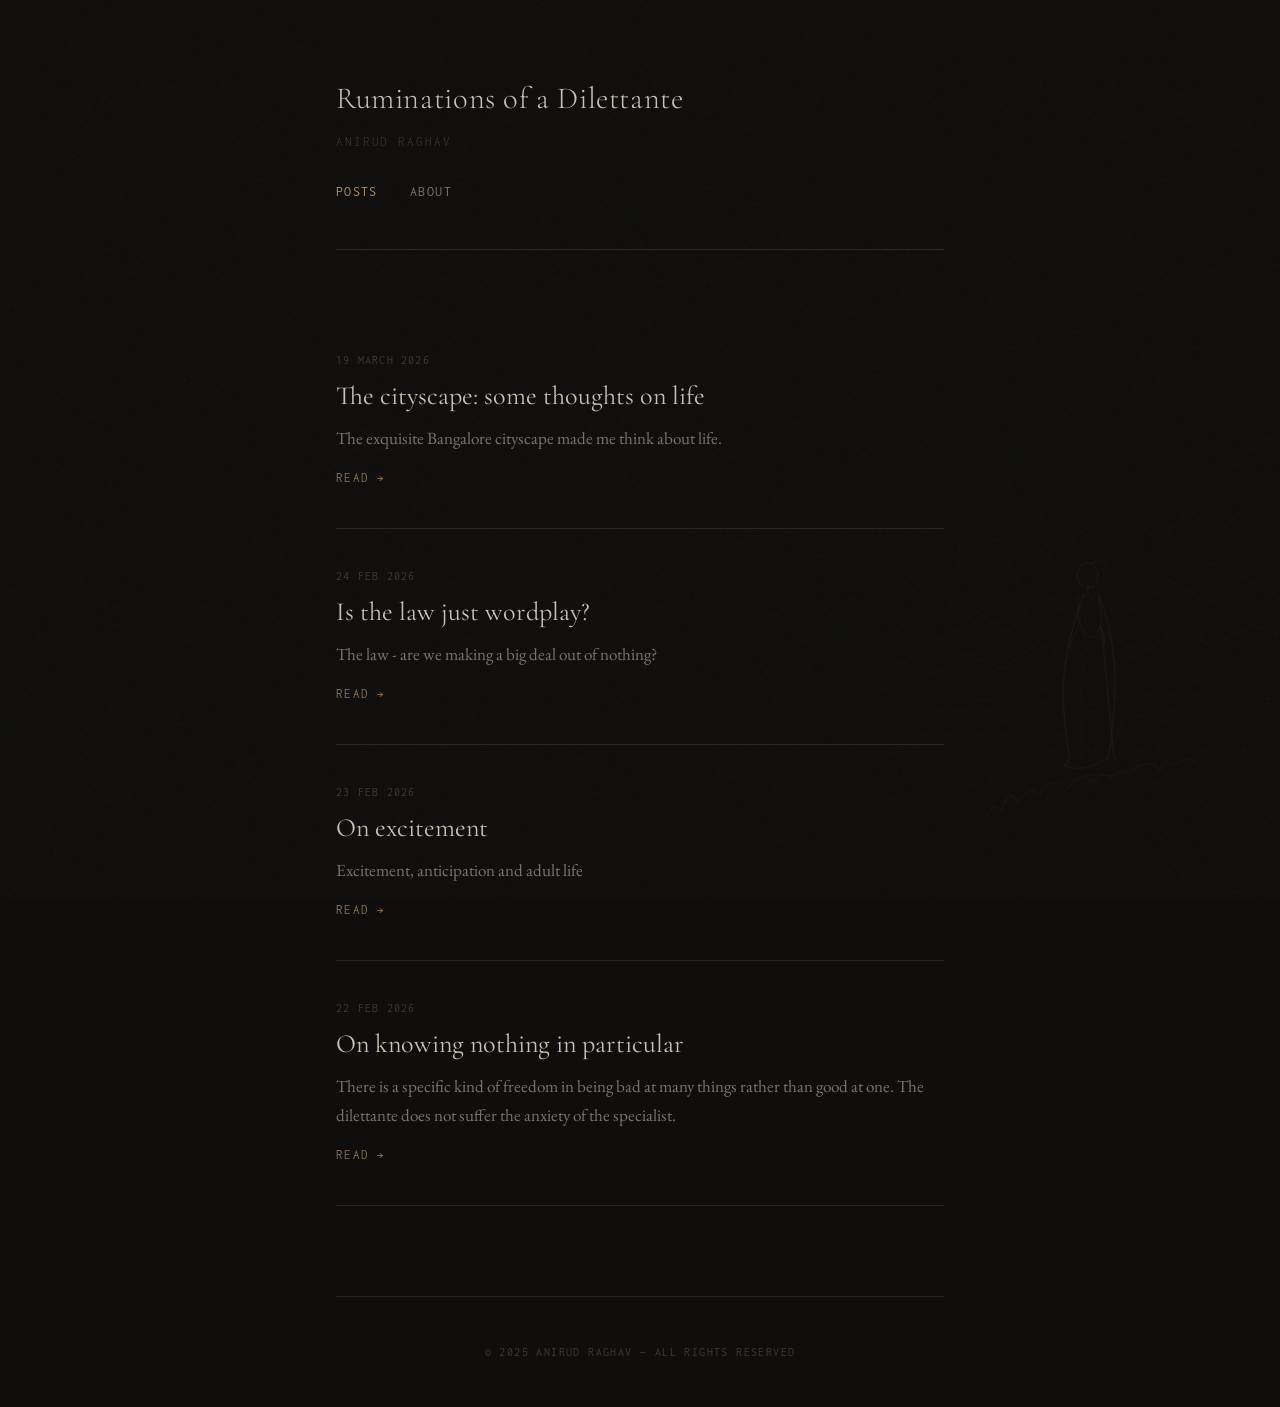
<file: index.html>
<!DOCTYPE html>
<html lang="en">
<head>
  <meta charset="UTF-8" />
  <meta name="viewport" content="width=device-width, initial-scale=1.0" />
  <title>Ruminations of a Dilettante</title>
  <link rel="stylesheet" href="css/style.css" />
</head>
<body>
  <img class="wanderer-bg" src="wanderer.svg" alt="" aria-hidden="true" />
  <div class="container">

    <header>
      <a class="site-title" href="index.html">Ruminations of a Dilettante</a>
      <p class="site-subtitle">Anirud Raghav</p>
      <nav>
        <a href="index.html" class="active">Posts</a>
        <a href="about.html">About</a>
      </nav>
    </header>

    <main>
      <ul class="post-list">

        <li class="post-item">
          <p class="post-meta">19 March 2026</p>
          <h2><a href="posts/The Cityscape.html"> The cityscape: some thoughts on life </a></h2>
          <p class="post-excerpt"> The exquisite Bangalore cityscape made me think about life. </p>
          <a class="read-more" href="posts/is the law wordplay.html">Read &rarr;</a>
        </li>

          <li class="post-item">
          <p class="post-meta">24 Feb 2026</p>
          <h2><a href="posts/is the law wordplay.html"> Is the law just wordplay? </a></h2>
          <p class="post-excerpt"> The law - are we making a big deal out of nothing? </p>
          <a class="read-more" href="posts/is the law wordplay.html">Read &rarr;</a>
        </li>

         <li class="post-item">
          <p class="post-meta">23 Feb 2026</p>
          <h2><a href="posts/on excitement.html"> On excitement </a></h2>
          <p class="post-excerpt"> Excitement, anticipation and adult life </p>
          <a class="read-more" href="posts/on excitement.html">Read &rarr;</a>
        </li>

        <li class="post-item">
          <p class="post-meta">22 Feb 2026</p>
          <h2><a href="posts/on-knowing-nothing.html">On knowing nothing in particular</a></h2>
          <p class="post-excerpt">There is a specific kind of freedom in being bad at many things rather than good at one. The dilettante does not suffer the anxiety of the specialist.</p>
          <a class="read-more" href="posts/on-knowing-nothing.html">Read &rarr;</a>
        </li>
      
         
      

      </ul>
    </main>

    <footer>
      <p>&copy; 2025 Anirud Raghav &mdash; All rights reserved</p>
    </footer>

  </div>
</body>
</html>
</file>
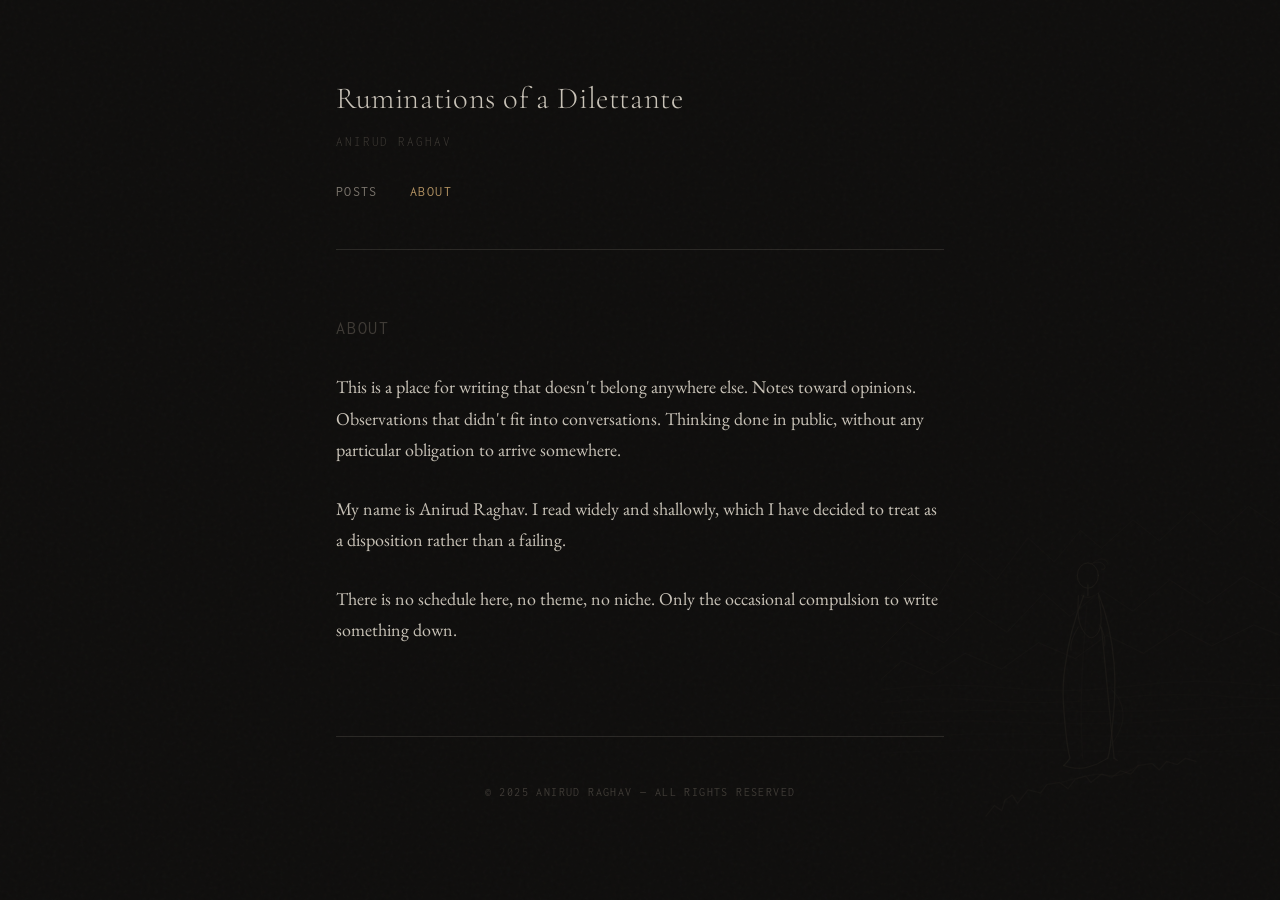
<file: about.html>
<!DOCTYPE html>
<html lang="en">
<head>
  <meta charset="UTF-8" />
  <meta name="viewport" content="width=device-width, initial-scale=1.0" />
  <title>About — Ruminations of a Dilettante</title>
  <link rel="stylesheet" href="css/style.css" />
</head>
<body>
  <img class="wanderer-bg" src="wanderer.svg" alt="" aria-hidden="true" />
  <div class="container">

    <header>
      <a class="site-title" href="index.html">Ruminations of a Dilettante</a>
      <p class="site-subtitle">Anirud Raghav</p>
      <nav>
        <a href="index.html">Posts</a>
        <a href="about.html" class="active">About</a>
      </nav>
    </header>

    <main>
      <div class="about-content">
        <p class="post-meta" style="margin-bottom: 1.5rem;">About</p>

        <p>This is a place for writing that doesn't belong anywhere else. Notes toward opinions. Observations that didn't fit into conversations. Thinking done in public, without any particular obligation to arrive somewhere.</p>

        <p>My name is Anirud Raghav. I read widely and shallowly, which I have decided to treat as a disposition rather than a failing.</p>

        <p>There is no schedule here, no theme, no niche. Only the occasional compulsion to write something down.</p>
      </div>
    </main>

    <footer>
      <p>&copy; 2025 Anirud Raghav &mdash; All rights reserved</p>
    </footer>

  </div>
</body>
</html>
</file>
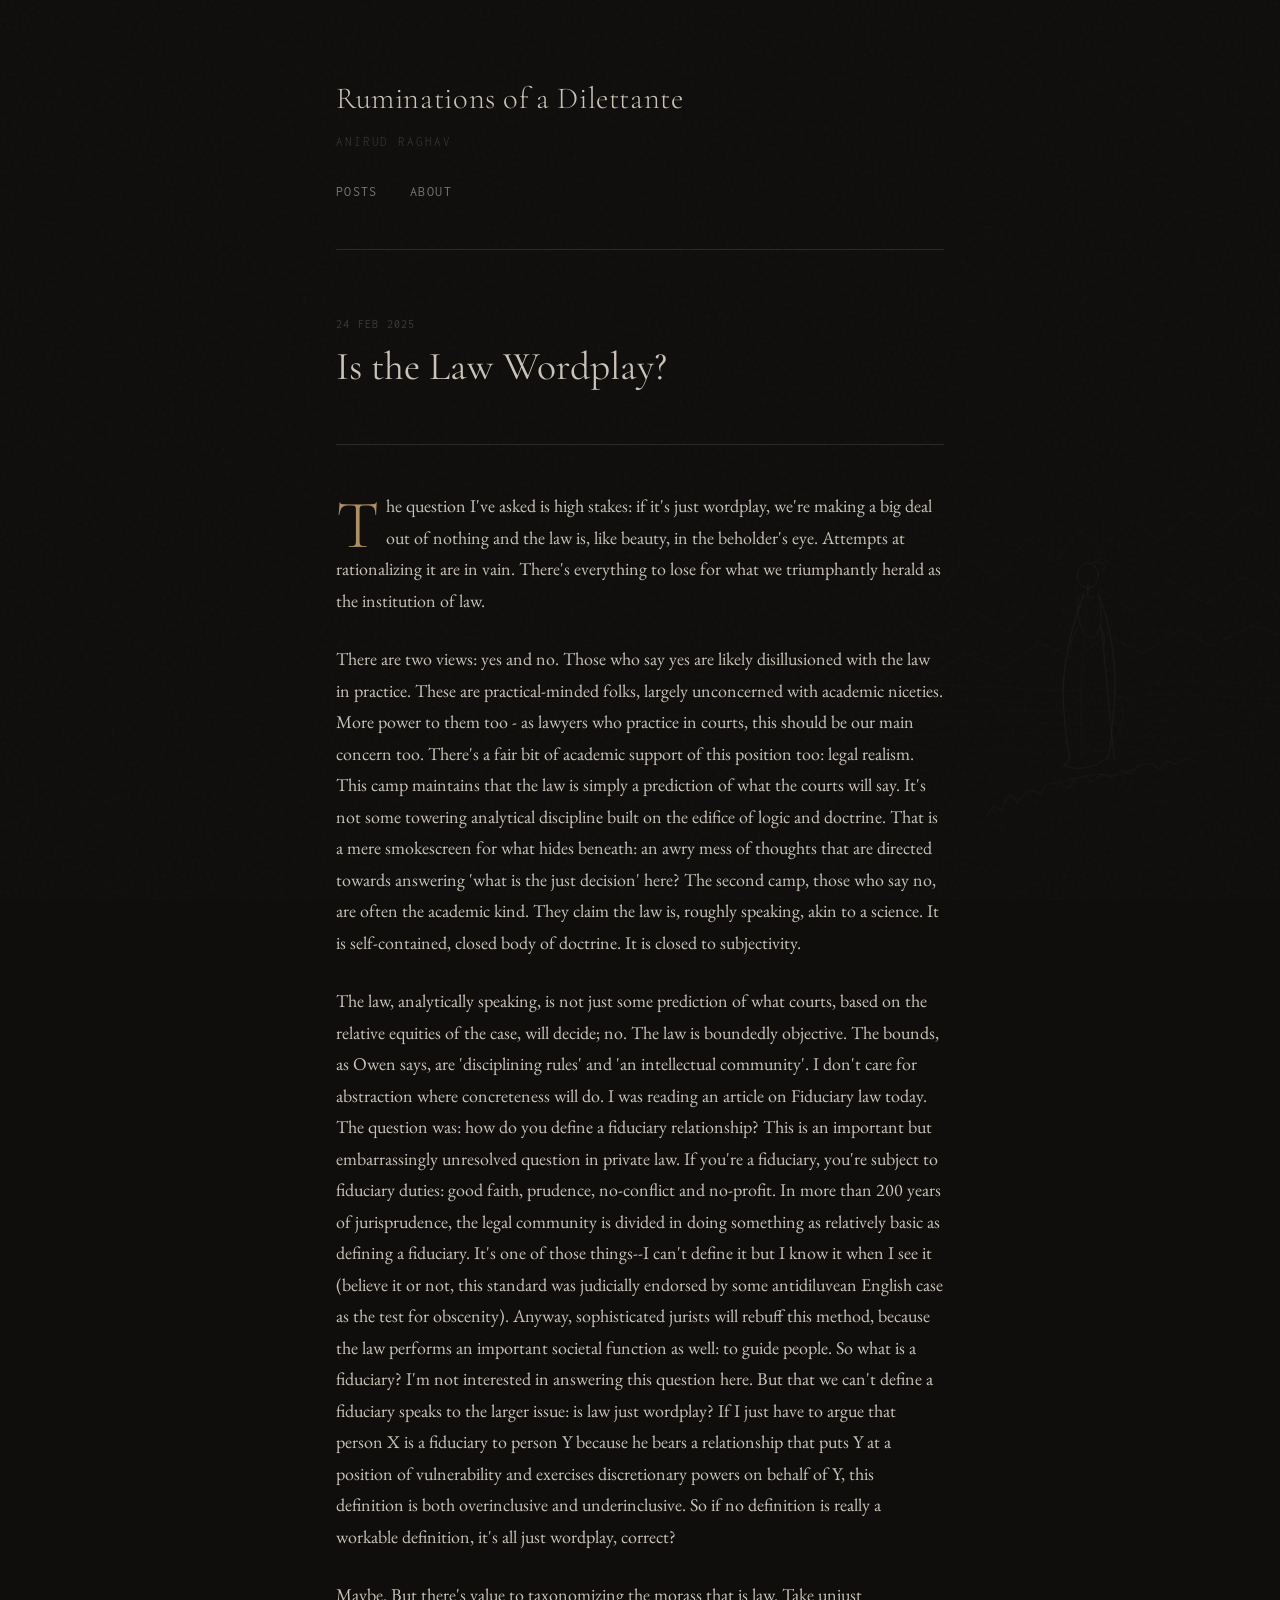
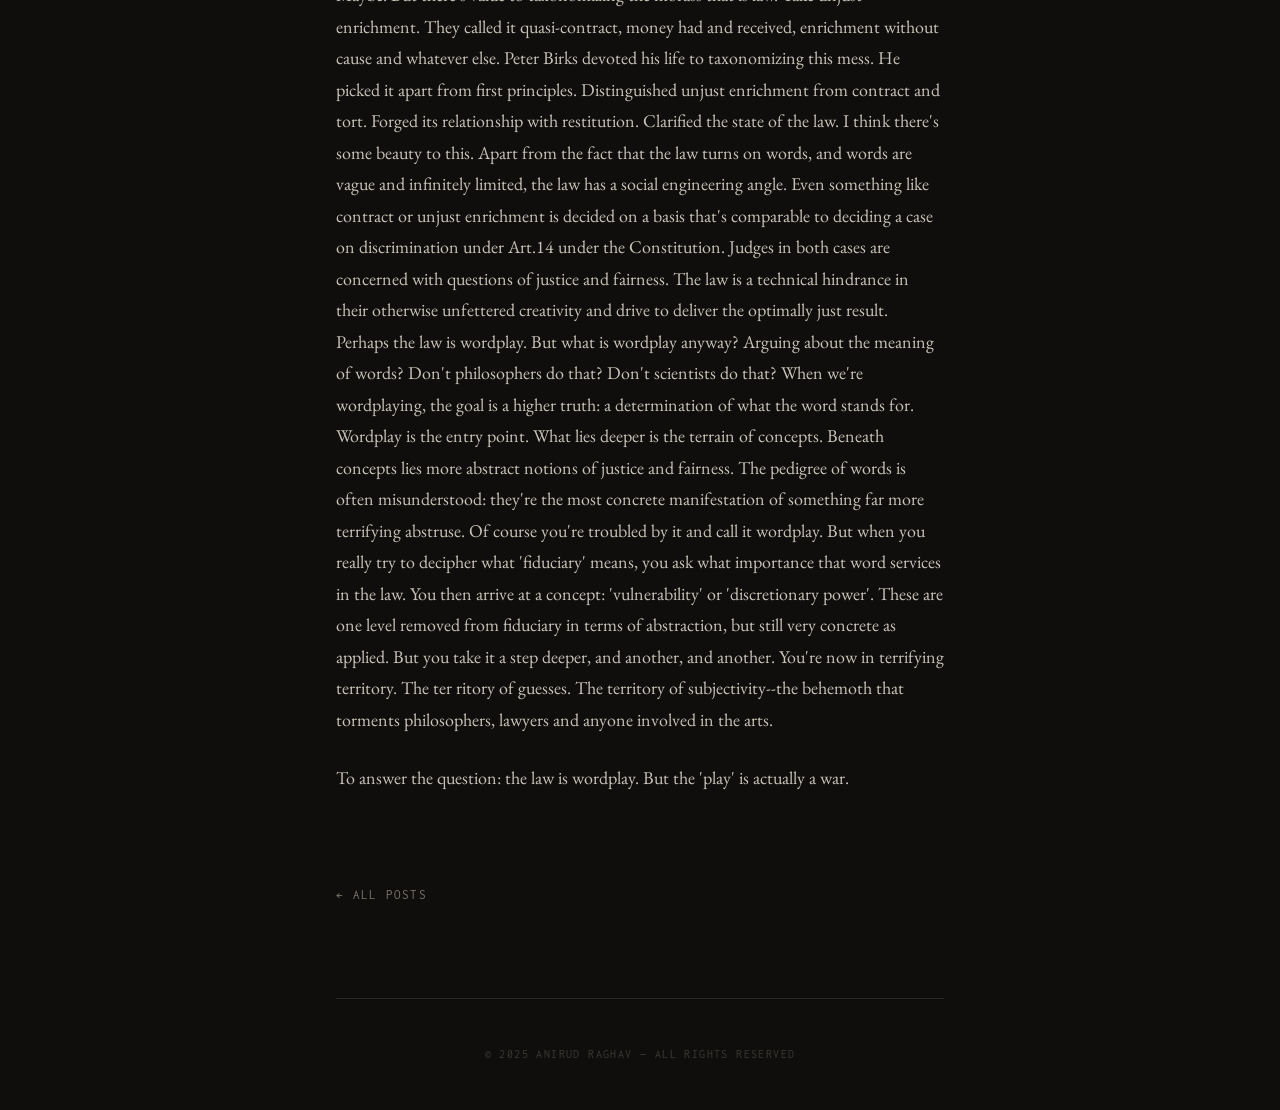
<file: posts/is the law wordplay.html>
<!DOCTYPE html>
<html lang="en">
<head>
  <meta charset="UTF-8" />
  <meta name="viewport" content="width=device-width, initial-scale=1.0" />
  <title>On Knowing Nothing in Particular — Ruminations of a Dilettante</title>
  <link rel="stylesheet" href="../css/style.css" />
</head>
<body>
  <img class="wanderer-bg" src="../wanderer.svg" alt="" aria-hidden="true" />
  <div class="container">

    <header>
      <a class="site-title" href="../index.html">Ruminations of a Dilettante</a>
      <p class="site-subtitle">Anirud Raghav</p>
      <nav>
        <a href="../index.html">Posts</a>
        <a href="../about.html">About</a>
      </nav>
    </header>

    <main>
      <article>
        <div class="post-header">
          <p class="post-meta">24 Feb 2025</p>
          <h1>Is the Law Wordplay?</h1>
        </div>

        <div class="post-content">
          <p>The question I've asked is high stakes: if it's just wordplay, we're making a big deal out of nothing and the law is, like beauty, in the beholder's eye. Attempts at rationalizing it are in vain. There's everything to lose for what we triumphantly herald as the institution of law.<p>

          </p>There are two views: yes and no. Those who say yes are likely disillusioned with the law in practice. These are practical-minded folks, largely unconcerned with academic niceties. More power to them too - as lawyers who practice in courts, this should be our main concern too. There's a fair bit of academic support of this position too: legal realism. This camp maintains that the law is simply a prediction of what the courts will say. It's not some towering analytical discipline built on the edifice of logic and doctrine. That is a mere smokescreen for what hides beneath: an awry mess of thoughts that are directed towards answering 'what is the just decision' here? The second camp, those who say no, are often the academic kind. They claim the law is, roughly speaking, akin to a science. It is self-contained, closed body of doctrine. It is closed to subjectivity. <p>

          </p> The law, analytically speaking, is not just some prediction of what courts, based on the relative equities of the case, will decide; no. The law is boundedly objective. The bounds, as Owen says, are 'disciplining rules' and 'an intellectual community'. I don't care for abstraction where concreteness will do. I was reading an article on Fiduciary law today. The question was: how do you define a fiduciary relationship? This is an important but embarrassingly unresolved question in private law. If you're a fiduciary, you're subject to fiduciary duties: good faith, prudence, no-conflict and no-profit. In more than 200 years of jurisprudence, the legal community is divided in doing something as relatively basic as defining a fiduciary. It's one of those things--I can't define it but I know it when I see it (believe it or not, this standard was judicially endorsed by some antidiluvean English case as the test for obscenity). Anyway, sophisticated jurists will rebuff this method, because the law performs an important societal function as well: to guide people. So what is a fiduciary? I'm not interested in answering this question here. But that we can't define a fiduciary speaks to the larger issue: is law just wordplay? If I just have to argue that person X is a fiduciary to person Y because he bears a relationship that puts Y at a position of vulnerability and exercises discretionary powers on behalf of Y, this definition is both overinclusive and underinclusive. So if no definition is really a workable definition, it's all just wordplay, correct?<p>

          </p> Maybe. But there's value to taxonomizing the morass that is law. Take unjust enrichment. They called it quasi-contract, money had and received, enrichment without cause and whatever else. Peter Birks devoted his life to taxonomizing this mess. He picked it apart from first principles. Distinguished unjust enrichment from contract and tort. Forged its relationship with restitution. Clarified the state of the law. I think there's some beauty to this. Apart from the fact that the law turns on words, and words are vague and infinitely limited, the law has a social engineering angle. Even something like contract or unjust enrichment is decided on a basis that's comparable to deciding a case on discrimination under Art.14 under the Constitution. Judges in both cases are concerned with questions of justice and fairness. The law is a technical hindrance in their otherwise unfettered creativity and drive to deliver the optimally just result. Perhaps the law is wordplay. But what is wordplay anyway? Arguing about the meaning of words? Don't philosophers do that? Don't scientists do that? When we're wordplaying, the goal is a higher truth: a determination of what the word stands for. Wordplay is the entry point. What lies deeper is the terrain of concepts. Beneath concepts lies more abstract notions of justice and fairness. The pedigree of words is often misunderstood: they're the most concrete manifestation of something far more terrifying abstruse. Of course you're troubled by it and call it wordplay. But when you really try to decipher what 'fiduciary' means, you ask what importance that word services in the law. You then arrive at a concept: 'vulnerability' or 'discretionary power'. These are one level removed from fiduciary in terms of abstraction, but still very concrete as applied. But you take it a step deeper, and another, and another. You're now in terrifying territory. The ter ritory of guesses. The territory of subjectivity--the behemoth that torments philosophers, lawyers and anyone involved in the arts.<p>

          </p> To answer the question: the law is wordplay. But the 'play' is actually a war.  </p>
        </div>

        <a class="back-link" href="../index.html">&larr; All posts</a>
      </article>
    </main>

    <footer>
      <p>&copy; 2025 Anirud Raghav &mdash; All rights reserved</p>
    </footer>

  </div>
</body>
</html>
</file>
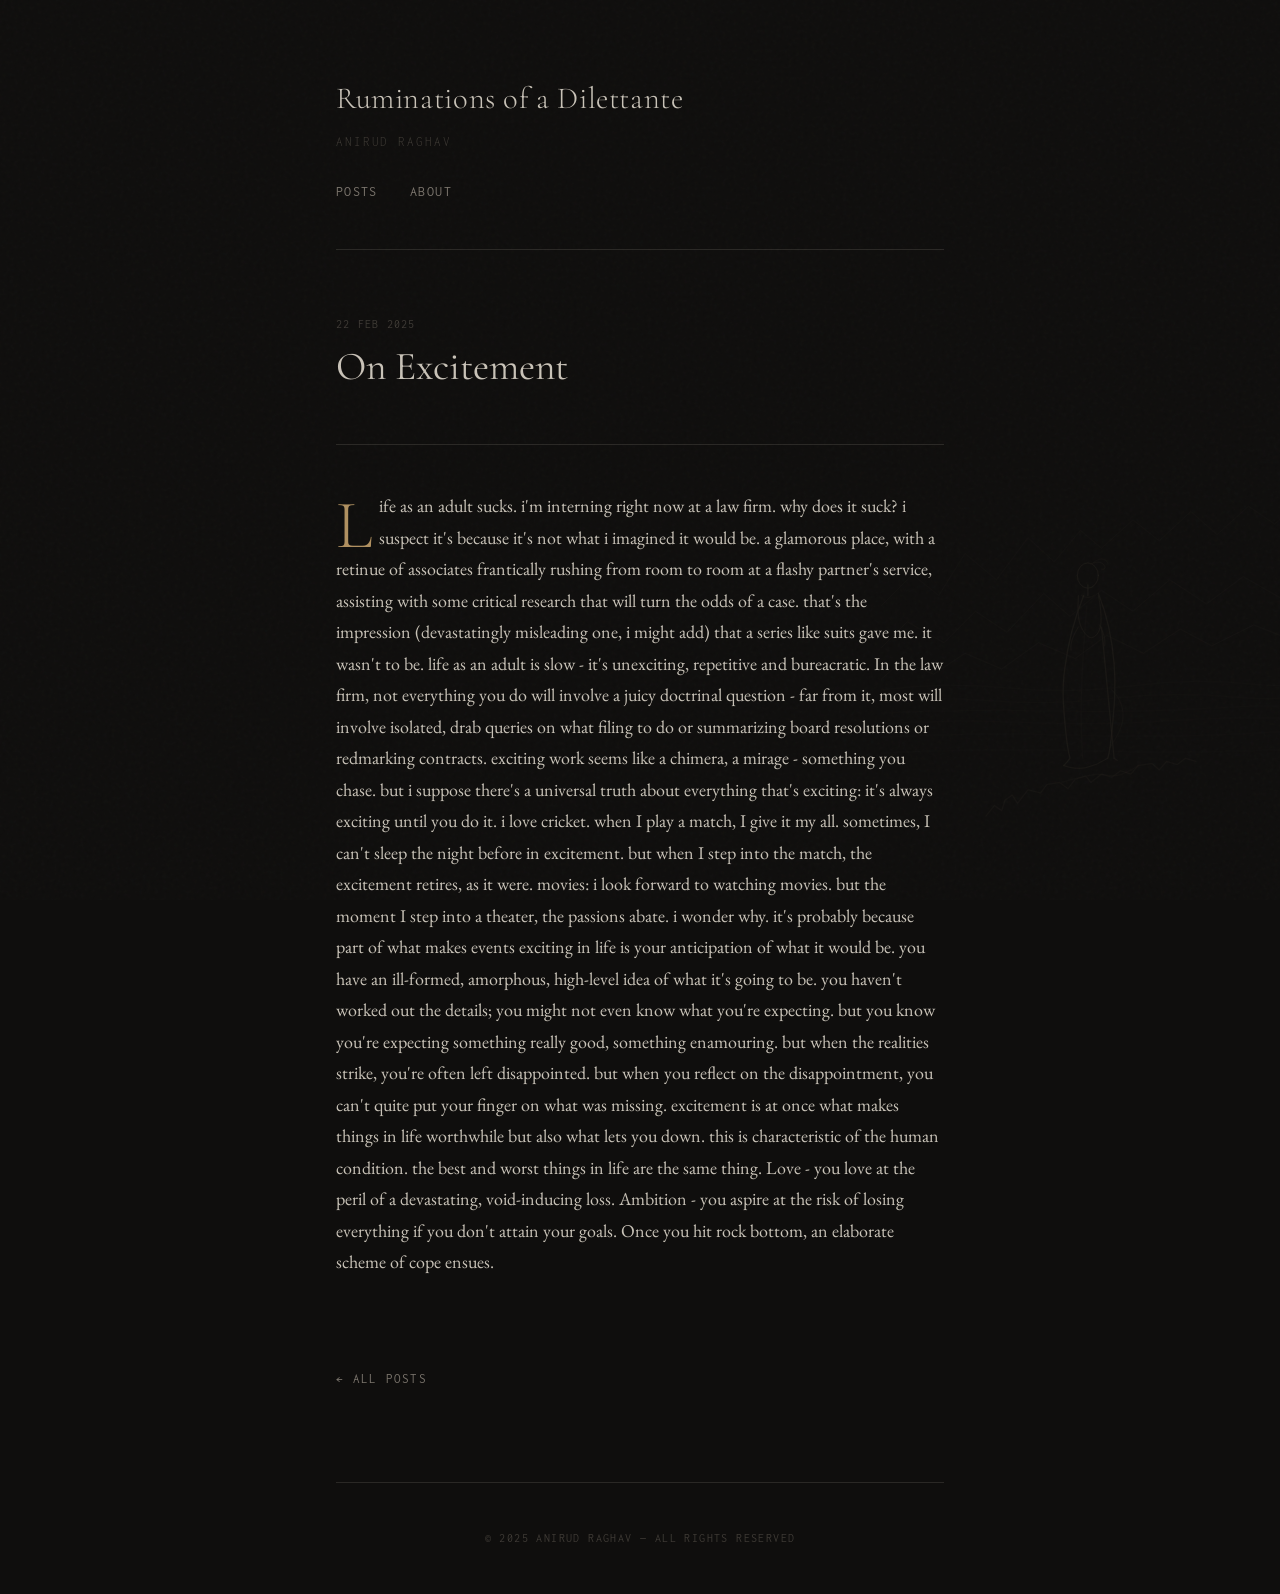
<file: posts/on excitement.html>
<!DOCTYPE html>
<html lang="en">
<head>
  <meta charset="UTF-8" />
  <meta name="viewport" content="width=device-width, initial-scale=1.0" />
  <title>On Knowing Nothing in Particular — Ruminations of a Dilettante</title>
  <link rel="stylesheet" href="../css/style.css" />
</head>
<body>
  <img class="wanderer-bg" src="../wanderer.svg" alt="" aria-hidden="true" />
  <div class="container">

    <header>
      <a class="site-title" href="../index.html">Ruminations of a Dilettante</a>
      <p class="site-subtitle">Anirud Raghav</p>
      <nav>
        <a href="../index.html">Posts</a>
        <a href="../about.html">About</a>
      </nav>
    </header>

    <main>
      <article>
        <div class="post-header">
          <p class="post-meta">22 Feb 2025</p>
          <h1>On Excitement</h1>
        </div>

        <div class="post-content">
          <p>Life as an adult sucks. i'm interning right now at a law firm. why does it suck? i suspect it's because it's not what i imagined it would be. a glamorous place, with a retinue of associates frantically rushing from room to room at a flashy partner's service, assisting with some critical research that will turn the odds of a case. that's the impression (devastatingly misleading one, i might add) that a series like suits gave me. it wasn't to be. life as an adult is slow - it's unexciting, repetitive and bureacratic. In the law firm, not everything you do will involve a juicy doctrinal question - far from it, most will involve isolated, drab queries on what filing to do or summarizing board resolutions or redmarking contracts. exciting work seems like a chimera, a mirage - something you chase. but i suppose there's a universal truth about everything that's exciting: it's always exciting until you do it. i love cricket. when I play a match, I give it my all. sometimes, I can't sleep the night before in excitement. but when I step into the match, the excitement retires, as it were. movies: i look forward to watching movies. but the moment I step into a theater, the passions abate. i wonder why. it's probably because part of what makes events exciting in life is your anticipation of what it would be. you have an ill-formed, amorphous, high-level idea of what it's going to be. you haven't worked out the details; you might not even know what you're expecting. but you know you're expecting something really good, something enamouring. but when the realities strike, you're often left disappointed. but when you reflect on the disappointment, you can't quite put your finger on what was missing. excitement is at once what makes things in life worthwhile but also what lets you down. this is characteristic of the human condition. the best and worst things in life are the same thing. Love - you love at the peril of a devastating, void-inducing loss. Ambition - you aspire at the risk of losing everything if you don't attain your goals. Once you hit rock bottom, an elaborate scheme of cope ensues. </p>
        </div>

        <a class="back-link" href="../index.html">&larr; All posts</a>
      </article>
    </main>

    <footer>
      <p>&copy; 2025 Anirud Raghav &mdash; All rights reserved</p>
    </footer>

  </div>
</body>
</html>
</file>
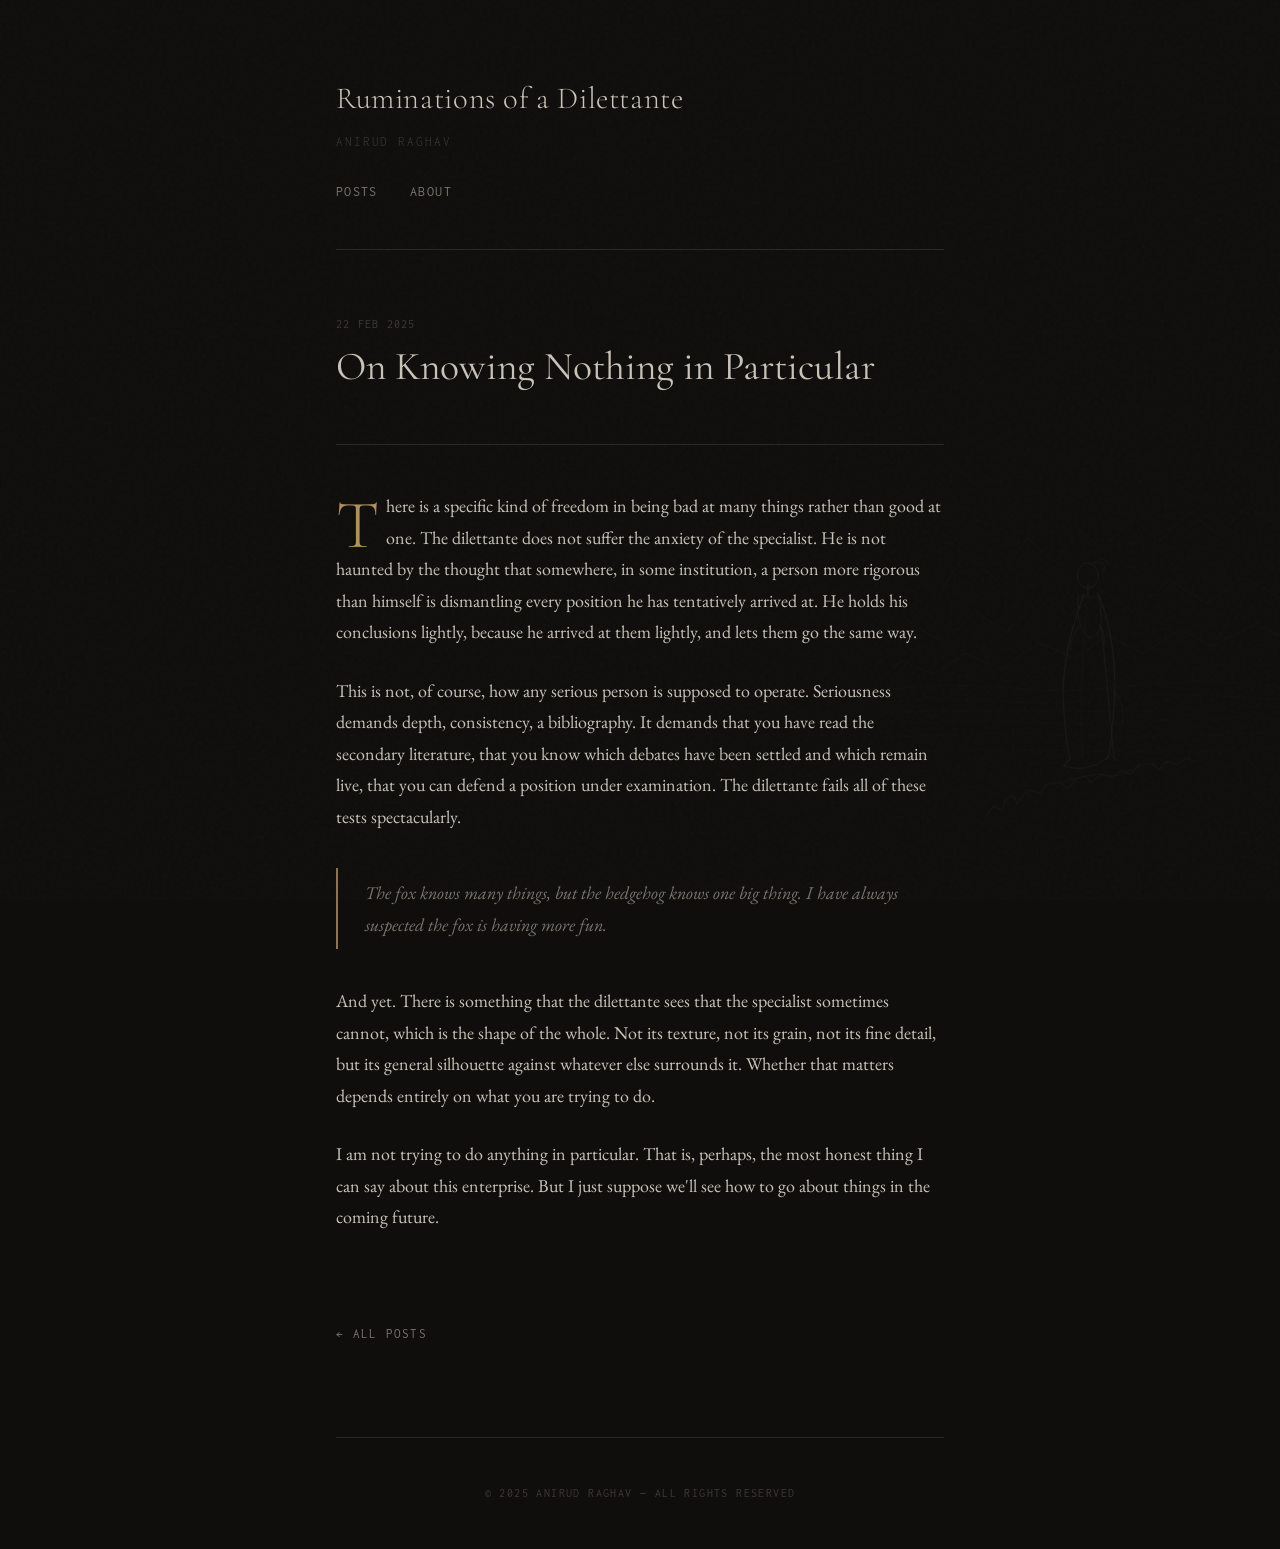
<file: posts/on-knowing-nothing.html>
<!DOCTYPE html>
<html lang="en">
<head>
  <meta charset="UTF-8" />
  <meta name="viewport" content="width=device-width, initial-scale=1.0" />
  <title>On Knowing Nothing in Particular — Ruminations of a Dilettante</title>
  <link rel="stylesheet" href="../css/style.css" />
</head>
<body>
  <img class="wanderer-bg" src="../wanderer.svg" alt="" aria-hidden="true" />
  <div class="container">

    <header>
      <a class="site-title" href="../index.html">Ruminations of a Dilettante</a>
      <p class="site-subtitle">Anirud Raghav</p>
      <nav>
        <a href="../index.html">Posts</a>
        <a href="../about.html">About</a>
      </nav>
    </header>

    <main>
      <article>
        <div class="post-header">
          <p class="post-meta">22 Feb 2025</p>
          <h1>On Knowing Nothing in Particular</h1>
        </div>

        <div class="post-content">
          <p>There is a specific kind of freedom in being bad at many things rather than good at one. The dilettante does not suffer the anxiety of the specialist. He is not haunted by the thought that somewhere, in some institution, a person more rigorous than himself is dismantling every position he has tentatively arrived at. He holds his conclusions lightly, because he arrived at them lightly, and lets them go the same way.</p>

          <p>This is not, of course, how any serious person is supposed to operate. Seriousness demands depth, consistency, a bibliography. It demands that you have read the secondary literature, that you know which debates have been settled and which remain live, that you can defend a position under examination. The dilettante fails all of these tests spectacularly.</p>

          <blockquote>
            The fox knows many things, but the hedgehog knows one big thing. I have always suspected the fox is having more fun.
          </blockquote>

          <p>And yet. There is something that the dilettante sees that the specialist sometimes cannot, which is the shape of the whole. Not its texture, not its grain, not its fine detail, but its general silhouette against whatever else surrounds it. Whether that matters depends entirely on what you are trying to do.</p>

          <p>I am not trying to do anything in particular. That is, perhaps, the most honest thing I can say about this enterprise. But I just suppose we'll see how to go about things in the coming future.</p>
        </div>

        <a class="back-link" href="../index.html">&larr; All posts</a>
      </article>
    </main>

    <footer>
      <p>&copy; 2025 Anirud Raghav &mdash; All rights reserved</p>
    </footer>

  </div>
</body>
</html>
</file>
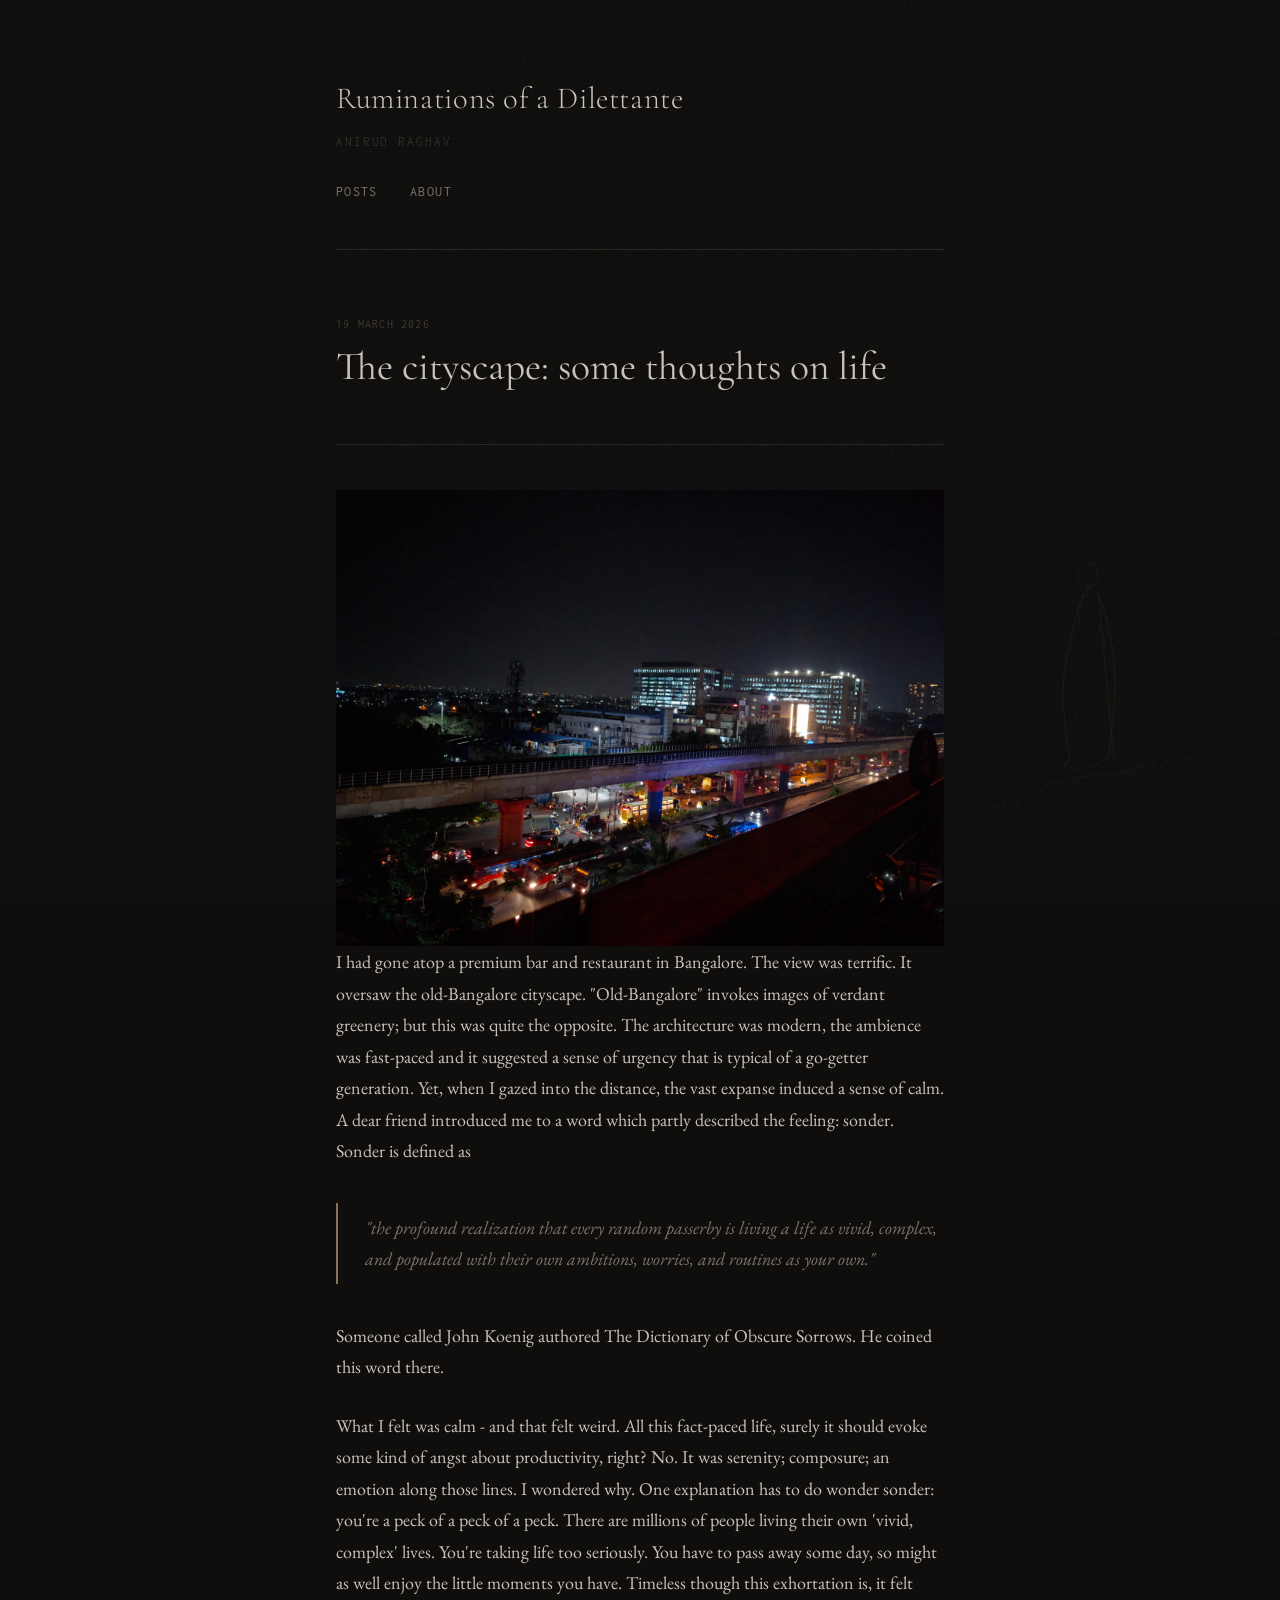
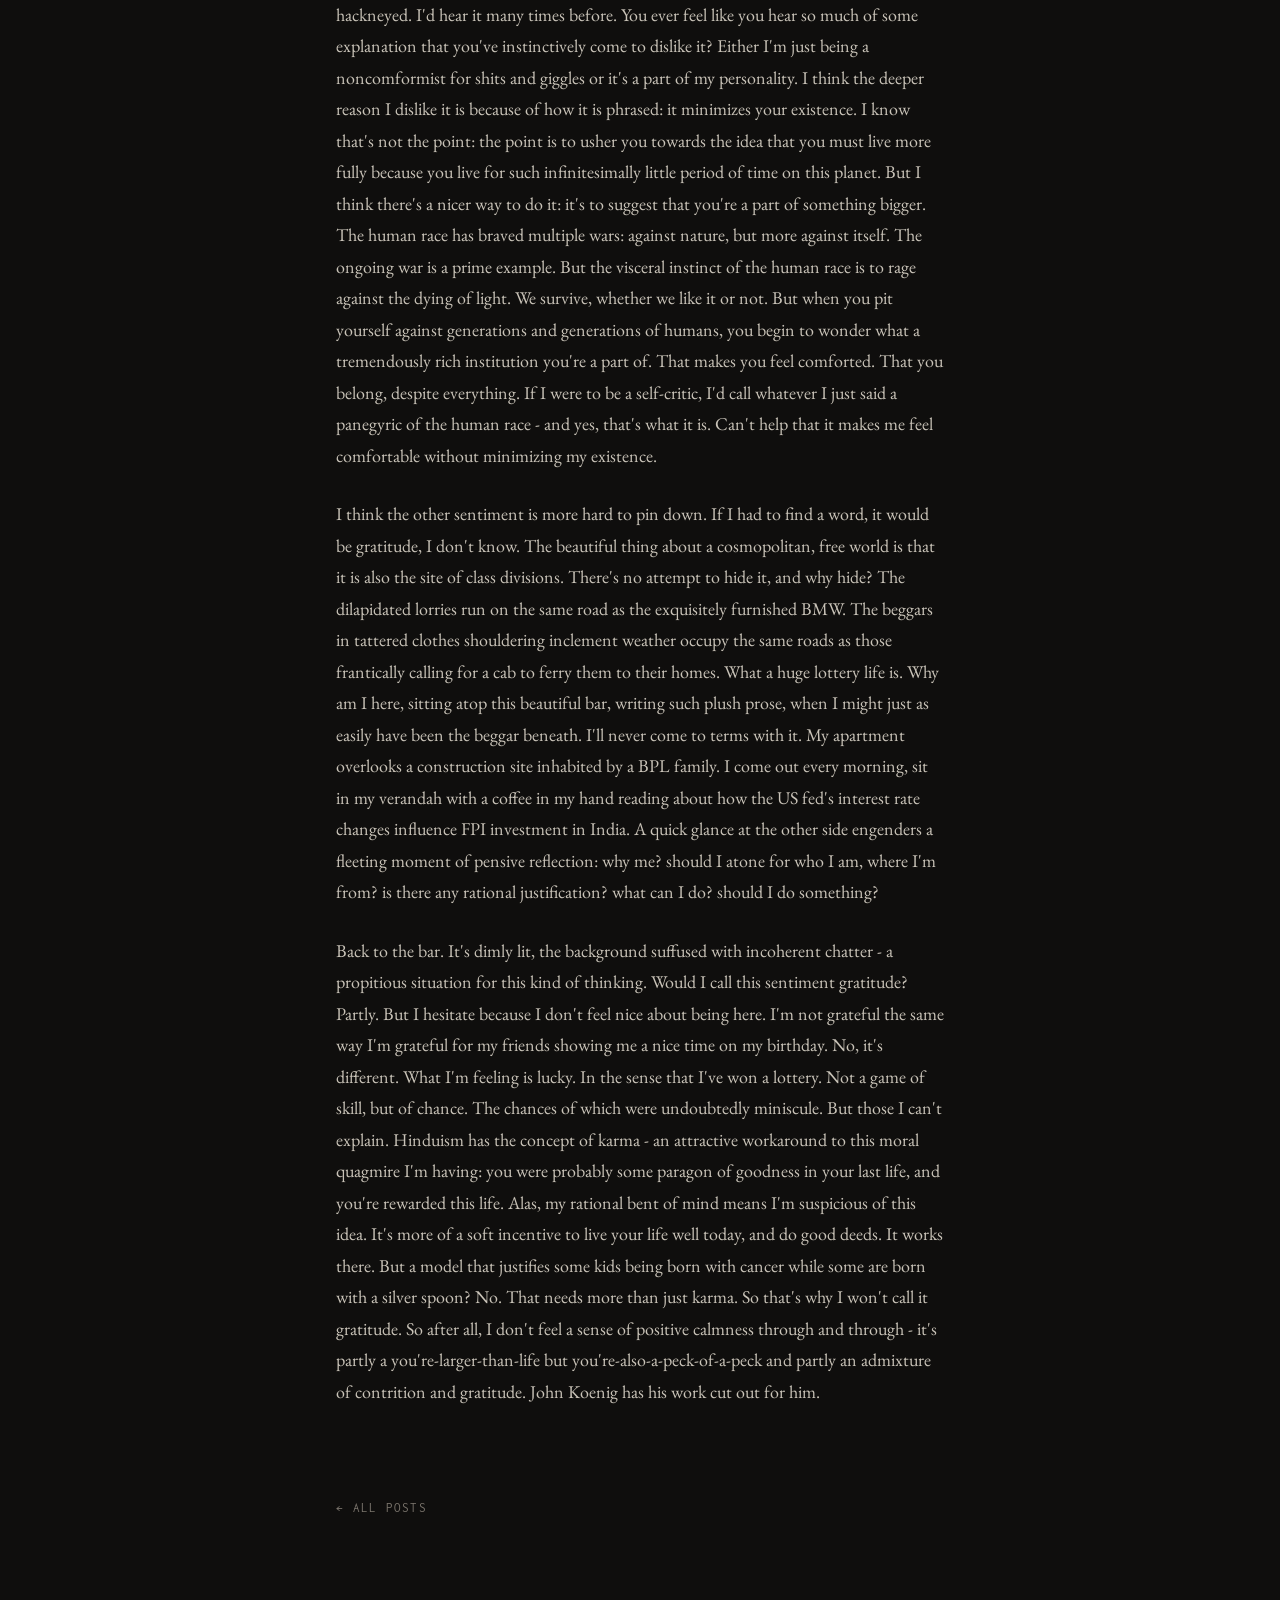
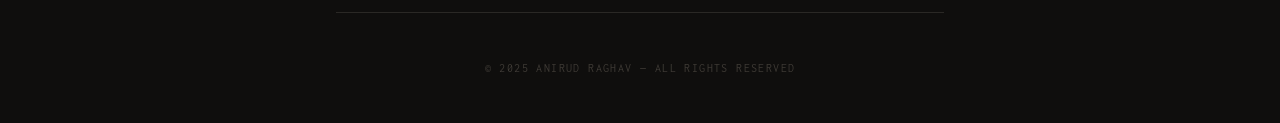
<file: posts/The Cityscape.html>
<!DOCTYPE html>
<html lang="en">
<head>
  <meta charset="UTF-8" />
  <meta name="viewport" content="width=device-width, initial-scale=1.0" />
  <title>The cityscape: some thoughts on life</title>
  <link rel="stylesheet" href="../css/style.css" />
</head>
<body>
  <img class="wanderer-bg" src="../wanderer.svg" alt="" aria-hidden="true" />
  <div class="container">

    <header>
      <a class="site-title" href="../index.html">Ruminations of a Dilettante</a>
      <p class="site-subtitle">Anirud Raghav</p>
      <nav>
        <a href="../index.html">Posts</a>
        <a href="../about.html">About</a>
      </nav>
    </header>

    <main>
      <article>
        <div class="post-header">
          <p class="post-meta">19 March 2026</p>
          <h1>The cityscape: some thoughts on life</h1>
        </div>

        <div class="post-content">
          <img src="../images/the-cityscape.jpeg" alt="The Bangalore cityscape">
          <p>I had gone atop a premium bar and restaurant in Bangalore. The view was terrific. It oversaw the old-Bangalore cityscape. "Old-Bangalore" invokes images of verdant greenery; but this was quite the opposite. The architecture was modern, the ambience was fast-paced and it suggested a sense of urgency that is typical of a go-getter generation. Yet, when I gazed into the distance, the vast expanse induced a sense of calm. A dear friend introduced me to a word which partly described the feeling: sonder. Sonder is defined as 
             <blockquote>
            "the profound realization that every random passerby is living a life as vivid, complex, and populated with their own ambitions, worries, and routines as your own."
          </blockquote> <p>
          
        <p>Someone called John Koenig authored The Dictionary of Obscure Sorrows. He coined this word there.<p>

          </p>What I felt was calm - and that felt weird. All this fact-paced life, surely it should evoke some kind of angst about productivity, right? No. It was serenity; composure; an emotion along those lines. I wondered why. One explanation has to do wonder sonder: you're a peck of a peck of a peck. There are millions of people living their own 'vivid, complex' lives. You're taking life too seriously. You have to pass away some day, so might as well enjoy the little moments you have. Timeless though this exhortation is, it felt hackneyed. I'd hear it many times before. You ever feel like you hear so much of some explanation that you've instinctively come to dislike it? Either I'm just being a noncomformist for shits and giggles or it's a part of my personality. I think the deeper reason I dislike it is because of how it is phrased: it minimizes your existence. I know that's not the point: the point is to usher you towards the idea that you must live more fully because you live for such infinitesimally little period of time on this planet. But I think there's a nicer way to do it: it's to suggest that you're a part of something bigger. The human race has braved multiple wars: against nature, but more against itself. The ongoing war is a prime example. But the visceral instinct of the human race is to rage against the dying of light. We survive, whether we like it or not. But when you pit yourself against generations and generations of humans, you begin to wonder what a tremendously rich institution you're a part of. That makes you feel comforted. That you belong, despite everything. If I were to be a self-critic, I'd call whatever I just said a panegyric of the human race - and yes, that's what it is. Can't help that it makes me feel comfortable without minimizing my existence.<p>

          </p> I think the other sentiment is more hard to pin down. If I had to find a word, it would be gratitude, I don't know. The beautiful thing about a cosmopolitan, free world is that it is also the site of class divisions. There's no attempt to hide it, and why hide? The dilapidated lorries run on the same road as the exquisitely furnished BMW. The beggars in tattered clothes shouldering inclement weather occupy the same roads as those frantically calling for a cab to ferry them to their homes. What a huge lottery life is. Why am I here, sitting atop this beautiful bar, writing such plush prose, when I might just as easily have been the beggar beneath. I'll never come to terms with it. My apartment overlooks a construction site inhabited by a BPL family. I come out every morning, sit in my verandah with a coffee in my hand reading about how the US fed's interest rate changes influence FPI investment in India. A quick glance at the other side engenders a fleeting moment of pensive reflection: why me? should I atone for who I am, where I'm from? is there any rational justification? what can I do? should I do something?<p>

          </p> Back to the bar. It's dimly lit, the background suffused with incoherent chatter - a propitious situation for this kind of thinking. Would I call this sentiment gratitude? Partly. But I hesitate because I don't feel nice about being here. I'm not grateful the same way I'm grateful for my friends showing me a nice time on my birthday. No, it's different. What I'm feeling is lucky. In the sense that I've won a lottery. Not a game of skill, but of chance. The chances of which were undoubtedly miniscule. But those I can't explain. Hinduism has the concept of karma - an attractive workaround to this moral quagmire I'm having: you were probably some paragon of goodness in your last life, and you're rewarded this life. Alas, my rational bent of mind means I'm suspicious of this idea. It's more of a soft incentive to live your life well today, and do good deeds. It works there. But a model that justifies some kids being born with cancer while some are born with a silver spoon? No. That needs more than just karma. So that's why I won't call it gratitude. So after all, I don't feel a sense of positive calmness through and through - it's partly a you're-larger-than-life but you're-also-a-peck-of-a-peck and partly an admixture of contrition and gratitude. John Koenig has his work cut out for him. <p>
        </div>

        <a class="back-link" href="../index.html">&larr; All posts</a>
      </article>
    </main>

    <footer>
      <p>&copy; 2025 Anirud Raghav &mdash; All rights reserved</p>
    </footer>

  </div>
</body>
</html>
</file>
<file: css/style.css>
@import url('https://fonts.googleapis.com/css2?family=EB+Garamond:ital,wght@0,400;0,500;1,400;1,500&family=Cormorant+Garamond:ital,wght@0,300;0,400;1,300;1,400&family=Inconsolata:wght@300;400&display=swap');

:root {
  --bg:        #0f0e0d;
  --bg-subtle: #141312;
  --surface:   #1a1917;
  --border:    #2a2825;
  --text:      #c9c3b8;
  --text-dim:  #7a746c;
  --text-faint:#3e3a35;
  --accent:    #8b7355;
  --accent-hi: #b09060;
  --danger:    #6b3a2a;
}

*, *::before, *::after { box-sizing: border-box; margin: 0; padding: 0; }

html {
  font-size: 18px;
  scroll-behavior: smooth;
}

body {
  background-color: var(--bg);
  color: var(--text);
  font-family: 'EB Garamond', Georgia, serif;
  line-height: 1.75;
  min-height: 100vh;
  -webkit-font-smoothing: antialiased;
}

/* ── Grain overlay ─────────────────────────────── */
body::before {
  content: '';
  position: fixed;
  inset: 0;
  background-image: url("data:image/svg+xml,%3Csvg viewBox='0 0 256 256' xmlns='http://www.w3.org/2000/svg'%3E%3Cfilter id='noise'%3E%3CfeTurbulence type='fractalNoise' baseFrequency='0.9' numOctaves='4' stitchTiles='stitch'/%3E%3C/filter%3E%3Crect width='100%25' height='100%25' filter='url(%23noise)' opacity='0.035'/%3E%3C/svg%3E");
  pointer-events: none;
  z-index: 1000;
  opacity: 0.6;
}

/* ── Wanderer background ───────────────────────── */
.wanderer-bg {
  position: fixed;
  bottom: 0;
  right: 0;
  width: min(55vw, 420px);
  height: auto;
  pointer-events: none;
  z-index: 0;
  opacity: 0.13;
  mix-blend-mode: screen;
  transform: translateX(5%);
}

/* ensure content sits above */
header, main, footer { position: relative; z-index: 1; }

/* ── Layout ────────────────────────────────────── */
.container {
  max-width: 680px;
  margin: 0 auto;
  padding: 0 2rem;
}

/* ── Header ────────────────────────────────────── */
header {
  padding: 4rem 0 2.5rem;
  border-bottom: 1px solid var(--border);
  margin-bottom: 3.5rem;
}

.site-title {
  font-family: 'Cormorant Garamond', Georgia, serif;
  font-weight: 300;
  font-size: 1.7rem;
  letter-spacing: 0.02em;
  color: var(--text);
  text-decoration: none;
  display: block;
  margin-bottom: 0.3rem;
}

.site-title:hover { color: var(--accent-hi); }

.site-subtitle {
  font-family: 'Inconsolata', monospace;
  font-size: 0.7rem;
  font-weight: 300;
  color: var(--text-faint);
  letter-spacing: 0.15em;
  text-transform: uppercase;
}

nav {
  margin-top: 1.5rem;
  display: flex;
  gap: 1.8rem;
}

nav a {
  font-family: 'Inconsolata', monospace;
  font-size: 0.75rem;
  letter-spacing: 0.1em;
  text-transform: uppercase;
  color: var(--text-dim);
  text-decoration: none;
  transition: color 0.2s;
}

nav a:hover, nav a.active { color: var(--accent-hi); }

/* ── Post list ─────────────────────────────────── */
.post-list {
  list-style: none;
}

.post-item {
  padding: 2rem 0;
  border-bottom: 1px solid var(--border);
  opacity: 0;
  transform: translateY(12px);
  animation: fadeUp 0.5s ease forwards;
}

.post-item:nth-child(1) { animation-delay: 0.05s; }
.post-item:nth-child(2) { animation-delay: 0.15s; }
.post-item:nth-child(3) { animation-delay: 0.25s; }
.post-item:nth-child(4) { animation-delay: 0.35s; }

@keyframes fadeUp {
  to { opacity: 1; transform: translateY(0); }
}

.post-meta {
  font-family: 'Inconsolata', monospace;
  font-size: 0.68rem;
  color: var(--text-faint);
  letter-spacing: 0.1em;
  text-transform: uppercase;
  margin-bottom: 0.5rem;
}

.post-item h2 {
  font-family: 'Cormorant Garamond', Georgia, serif;
  font-weight: 400;
  font-size: 1.45rem;
  line-height: 1.3;
  margin-bottom: 0.6rem;
}

.post-item h2 a {
  color: var(--text);
  text-decoration: none;
  transition: color 0.2s;
}

.post-item h2 a:hover { color: var(--accent-hi); }

.post-excerpt {
  font-size: 0.95rem;
  color: var(--text-dim);
  line-height: 1.7;
}

.read-more {
  display: inline-block;
  margin-top: 0.8rem;
  font-family: 'Inconsolata', monospace;
  font-size: 0.7rem;
  letter-spacing: 0.1em;
  text-transform: uppercase;
  color: var(--accent);
  text-decoration: none;
  transition: color 0.2s;
}

.read-more:hover { color: var(--accent-hi); }

/* ── Single post ───────────────────────────────── */
.post-header {
  margin-bottom: 2.5rem;
  padding-bottom: 2rem;
  border-bottom: 1px solid var(--border);
}

.post-header h1 {
  font-family: 'Cormorant Garamond', Georgia, serif;
  font-weight: 400;
  font-size: 2.2rem;
  line-height: 1.2;
  margin-bottom: 1rem;
  color: var(--text);
}

.post-content {
  animation: fadeUp 0.5s ease 0.1s forwards;
  opacity: 0;
}

.post-content p {
  margin-bottom: 1.5rem;
  font-size: 1rem;
  color: var(--text);
}

.post-content p:first-child::first-letter {
  font-family: 'Cormorant Garamond', Georgia, serif;
  font-size: 3.8rem;
  font-weight: 300;
  float: left;
  line-height: 0.8;
  margin: 0.12em 0.1em 0 0;
  color: var(--accent-hi);
}

.post-content h2 {
  font-family: 'Cormorant Garamond', Georgia, serif;
  font-weight: 400;
  font-size: 1.4rem;
  margin: 2.5rem 0 0.8rem;
  color: var(--text);
}

.post-content blockquote {
  border-left: 2px solid var(--accent);
  padding: 0.5rem 0 0.5rem 1.5rem;
  margin: 2rem 0;
  font-style: italic;
  color: var(--text-dim);
}

.post-content a {
  color: var(--accent-hi);
  text-decoration: underline;
  text-underline-offset: 3px;
  text-decoration-color: var(--border);
  transition: text-decoration-color 0.2s;
}

.post-content a:hover { text-decoration-color: var(--accent-hi); }

.back-link {
  display: inline-block;
  margin-top: 3.5rem;
  font-family: 'Inconsolata', monospace;
  font-size: 0.7rem;
  letter-spacing: 0.1em;
  text-transform: uppercase;
  color: var(--text-dim);
  text-decoration: none;
  transition: color 0.2s;
}

.back-link:hover { color: var(--accent-hi); }

/* ── About page ────────────────────────────────── */
.about-content {
  animation: fadeUp 0.5s ease 0.1s forwards;
  opacity: 0;
}

.about-content p {
  margin-bottom: 1.5rem;
  font-size: 1rem;
}

/* ── Footer ────────────────────────────────────── */
footer {
  margin-top: 5rem;
  padding: 2.5rem 0;
  border-top: 1px solid var(--border);
  text-align: center;
}

footer p {
  font-family: 'Inconsolata', monospace;
  font-size: 0.65rem;
  letter-spacing: 0.12em;
  text-transform: uppercase;
  color: var(--text-faint);
}

/* ── Divider ───────────────────────────────────── */
.ornament {
  text-align: center;
  color: var(--text-faint);
  font-size: 0.9rem;
  margin: 1rem 0 2rem;
  letter-spacing: 0.5em;
}
.post-content img {
  max-width: 100%;
  height: auto;
  display: block;
}
</file>
